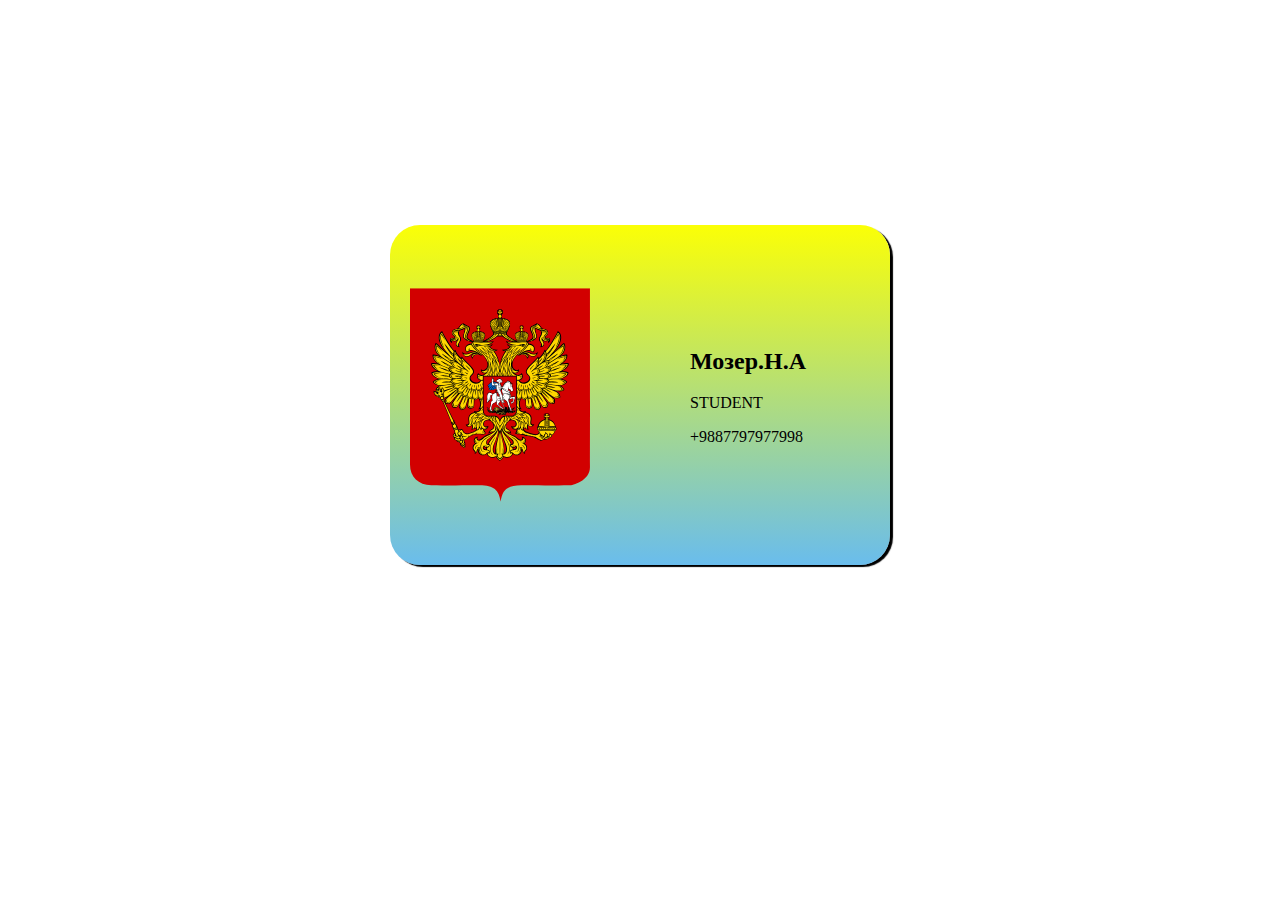
<file: sites/business_card_1/index.html>
<!DOCTYPE html>
<html lang="en">
<head>
    <link rel="stylesheet" href="style.css">
    <meta charset="UTF-8">
    <meta name="viewport" content="width=device-width, initial-scale=1.0">
    <title>MMM MMA</title>
</head>
<body>
    <div class="background-buisness-card">
        <div class="buisness-card-content">
            <img class="buisness-card-logo" width="180px" height="300" src="to.svg">
            <div class="buisness-card-text">
                <h2 class="background-card-title">Мозер.Н.А</h2>
                <p class="buisness-card-description">STUDENT</p>
                <p class="buisness-card-contact">+9887797977998</p>
            </div>
        </div>
    </div>
    <!-- <p class="text">Hello World</p>
    <span class="second-class">Simple text</span>
    <p class="text"><strong>Hello World</strong></p>
    <p class="text"><u>Hello World</u></p>
    <p class="text"><i>Hello World</i></p>
    <p class="second-class" id="ds">Hello World</p>
    <p><a href>Hello World</a></p> -->
</body>
</html>
</file>
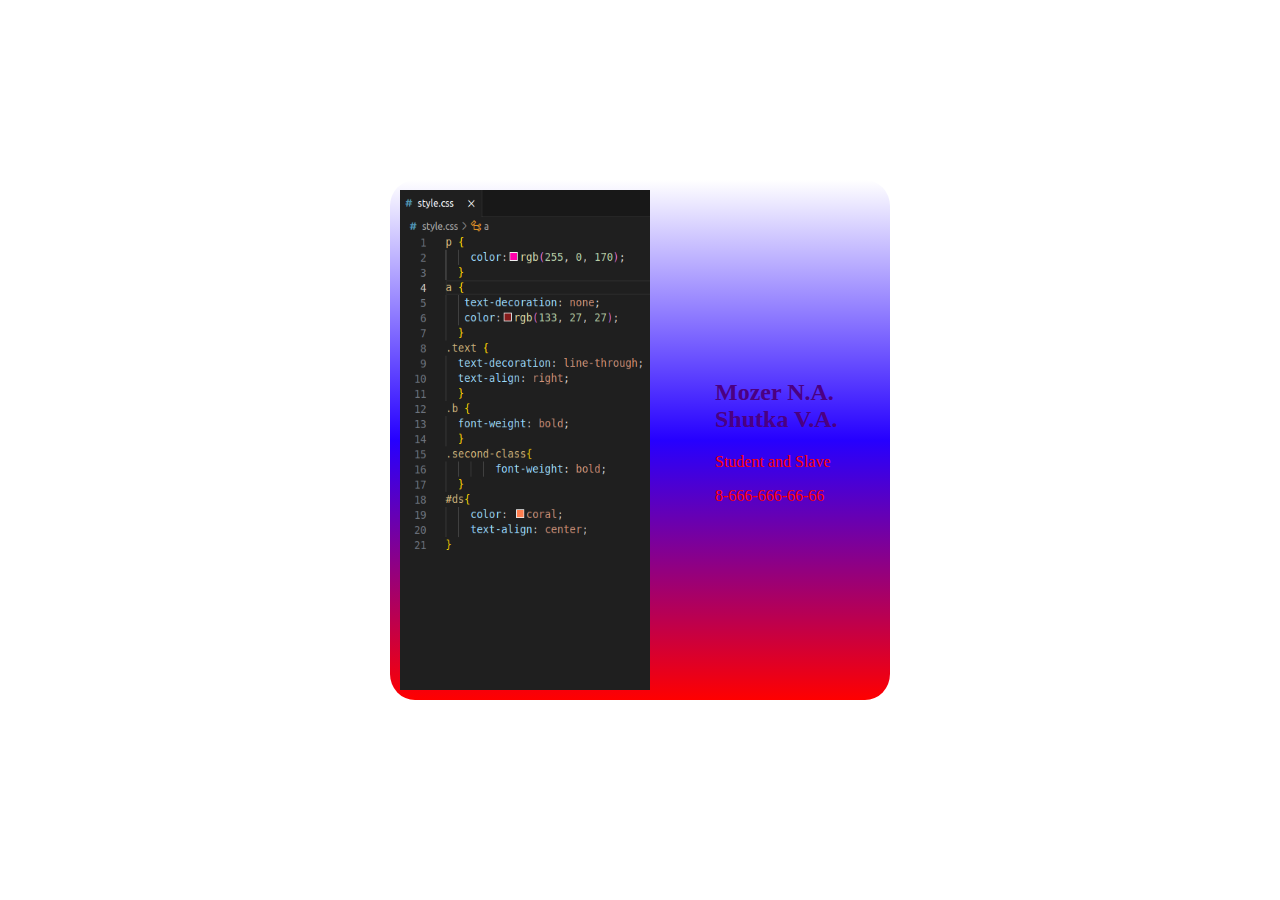
<file: sites/business_card_2/index.html>
<!DOCTYPE html>
<html lang="en">
<head>
    <link rel="stylesheet" href="style.css">
    <meta charset="UTF-8">
    <meta name="viewport" content="width=device-width, initial-scale=1.0">
    <title>MMM MMA</title>
</head>
<body>
    <div class="background-buisness-card">
        <div class="buisness-card-content">
            <img class="buisness-card-logo" width="250" height="500" src="programm.png">
            <div class="buisness-card-text">
                <h2 class="buisness-card-title">Mozer N.A. Shutka V.A.</h2>
                <p class="buisness-card-description">Student and Slave</p>
                <p class="buisness-card-phone">8-666-666-66-66</p>
            </div>
        </div>
    </div>
    <!-- <h1>Hello world</h1>
    <p class="text">Hello world
    <span class="second-class">Simple text</span>
    </p>
    <p class="text"><strong>Hello world</strong></p>
    <p class="text"><u>Hello world</u></p>
    <p class="text"><i>Hello world</i></p>
    <p class="second-class" id="ds">Hello world</p>
    <p><a href>Hello world</a></p> -->
</body>
</html>
</file>
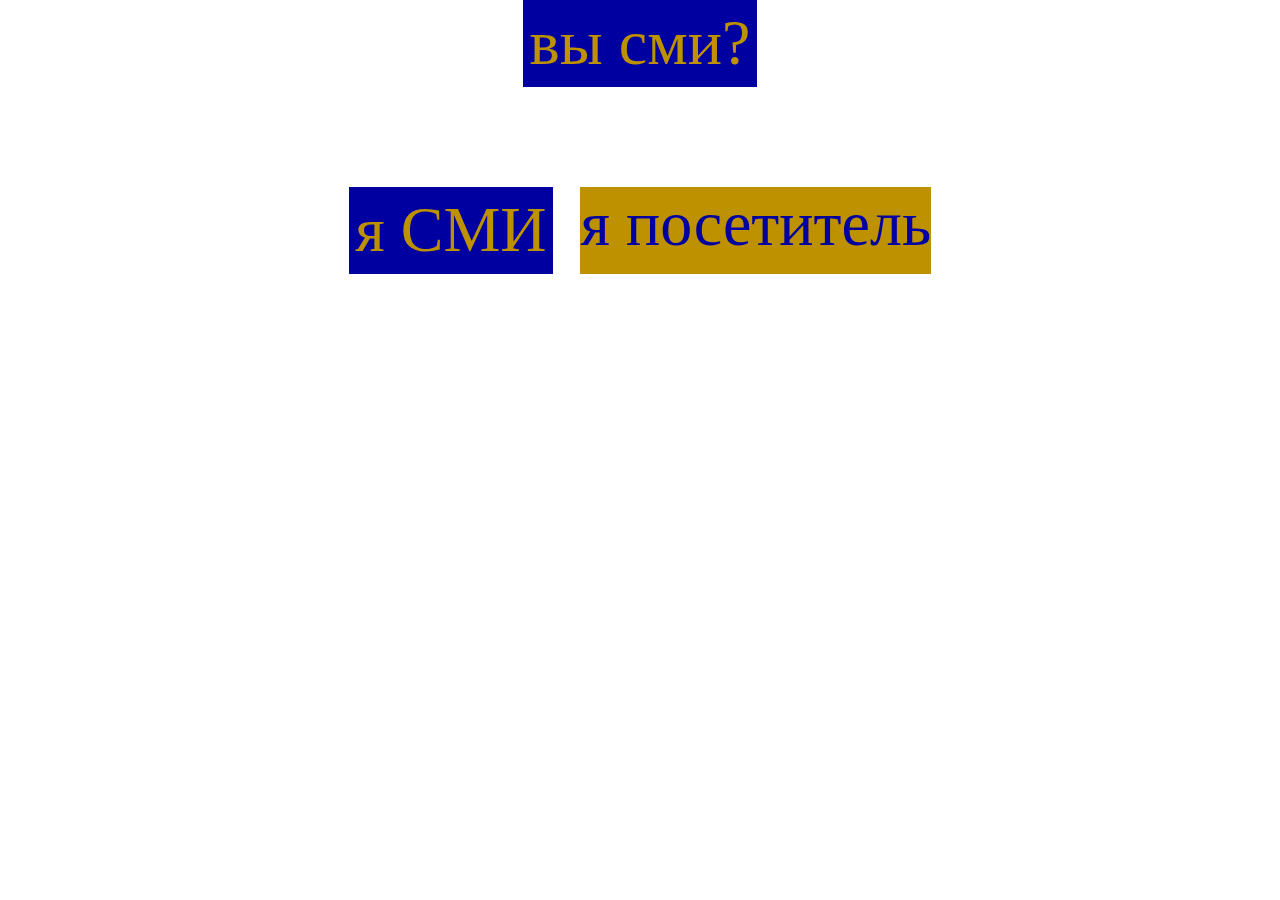
<file: sites/information_desk/index.html>
<!DOCTYPE html>
<html lang="en">

<head>
    <meta charset="UTF-8">
    <link rel="stylesheet" href="style.css">
    <meta name="viewport" content="width=device-width, initial-scale=1.0">
    <title>Волонтёр_1.0</title>
</head>

<body>
    <div class="cmi">вы сми?

    </div>
    <div class="vibor">
        
        <a class="cmi" target="_self"url="">я СМИ </a>
        <div class="help">help</div>
        <a class="posetitel"target="_self"url="">я посетитель</a>
    </div>
</body>

</html>
</file>
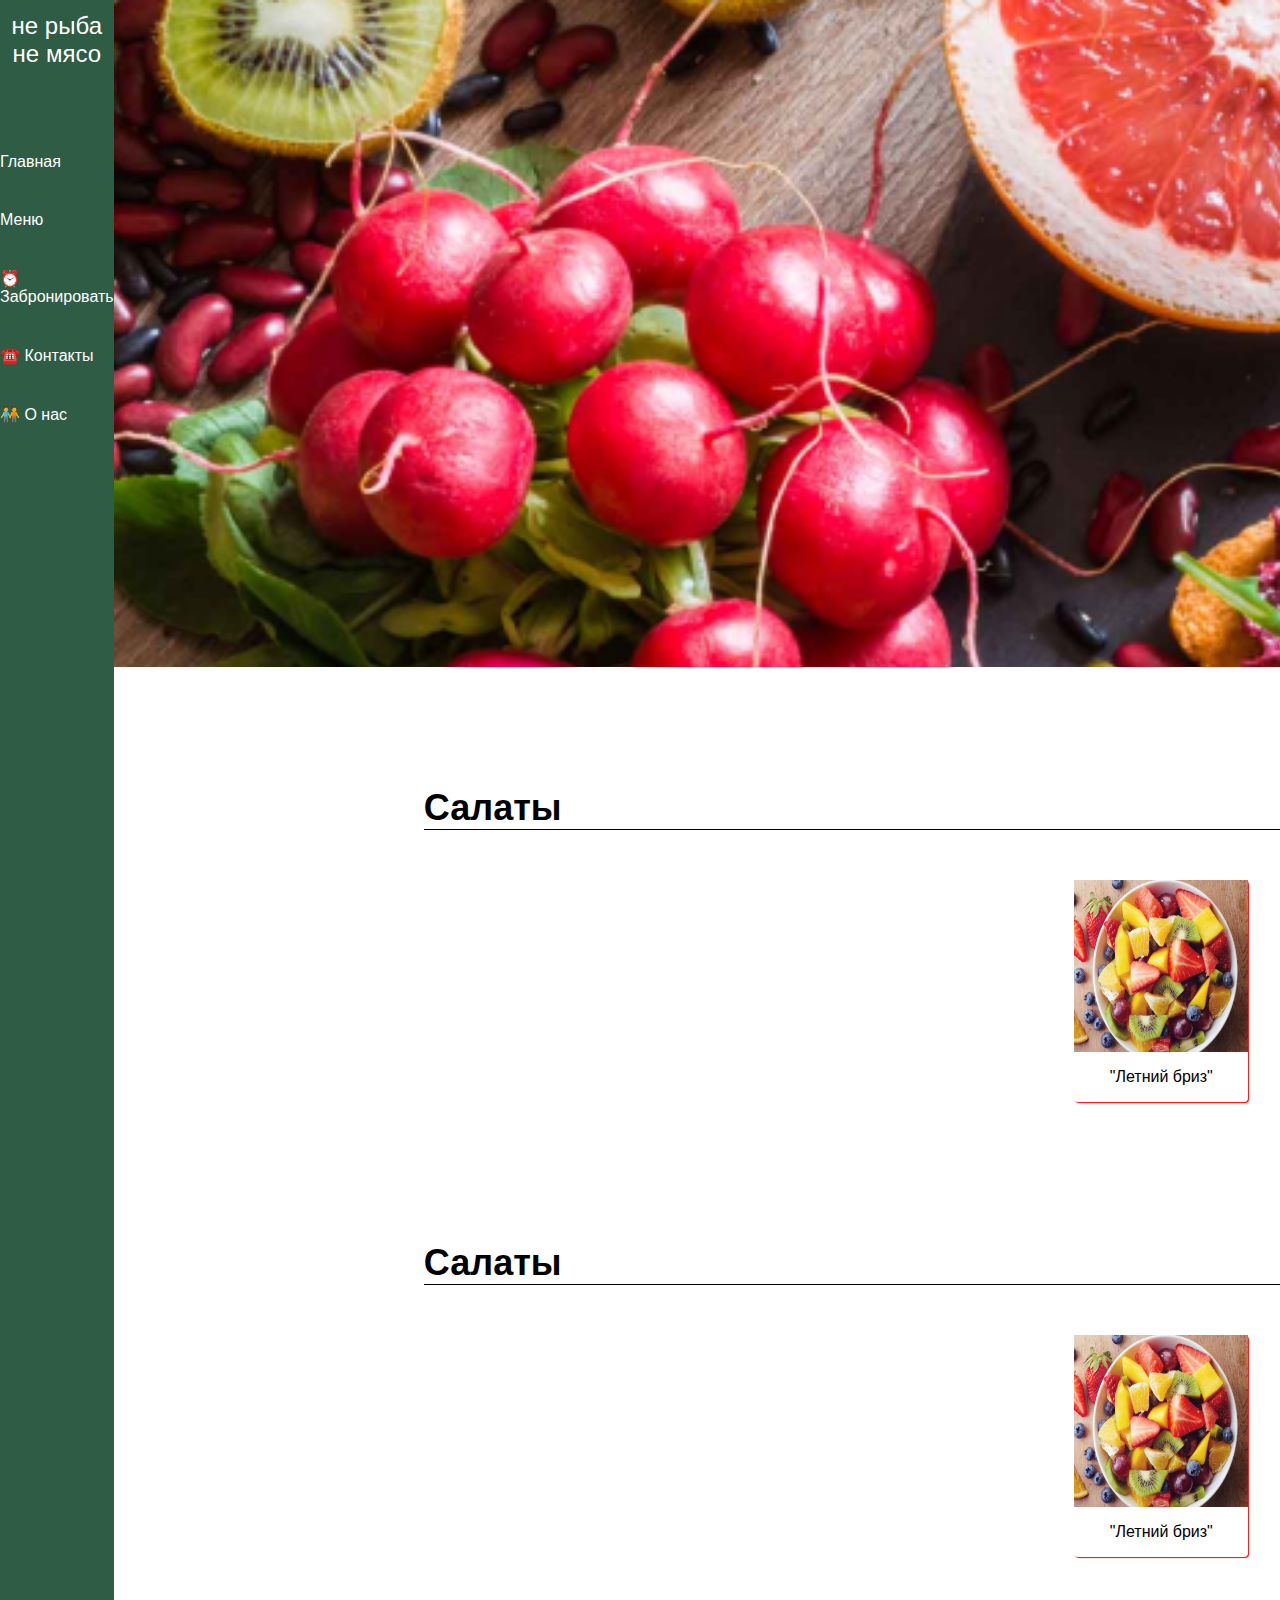
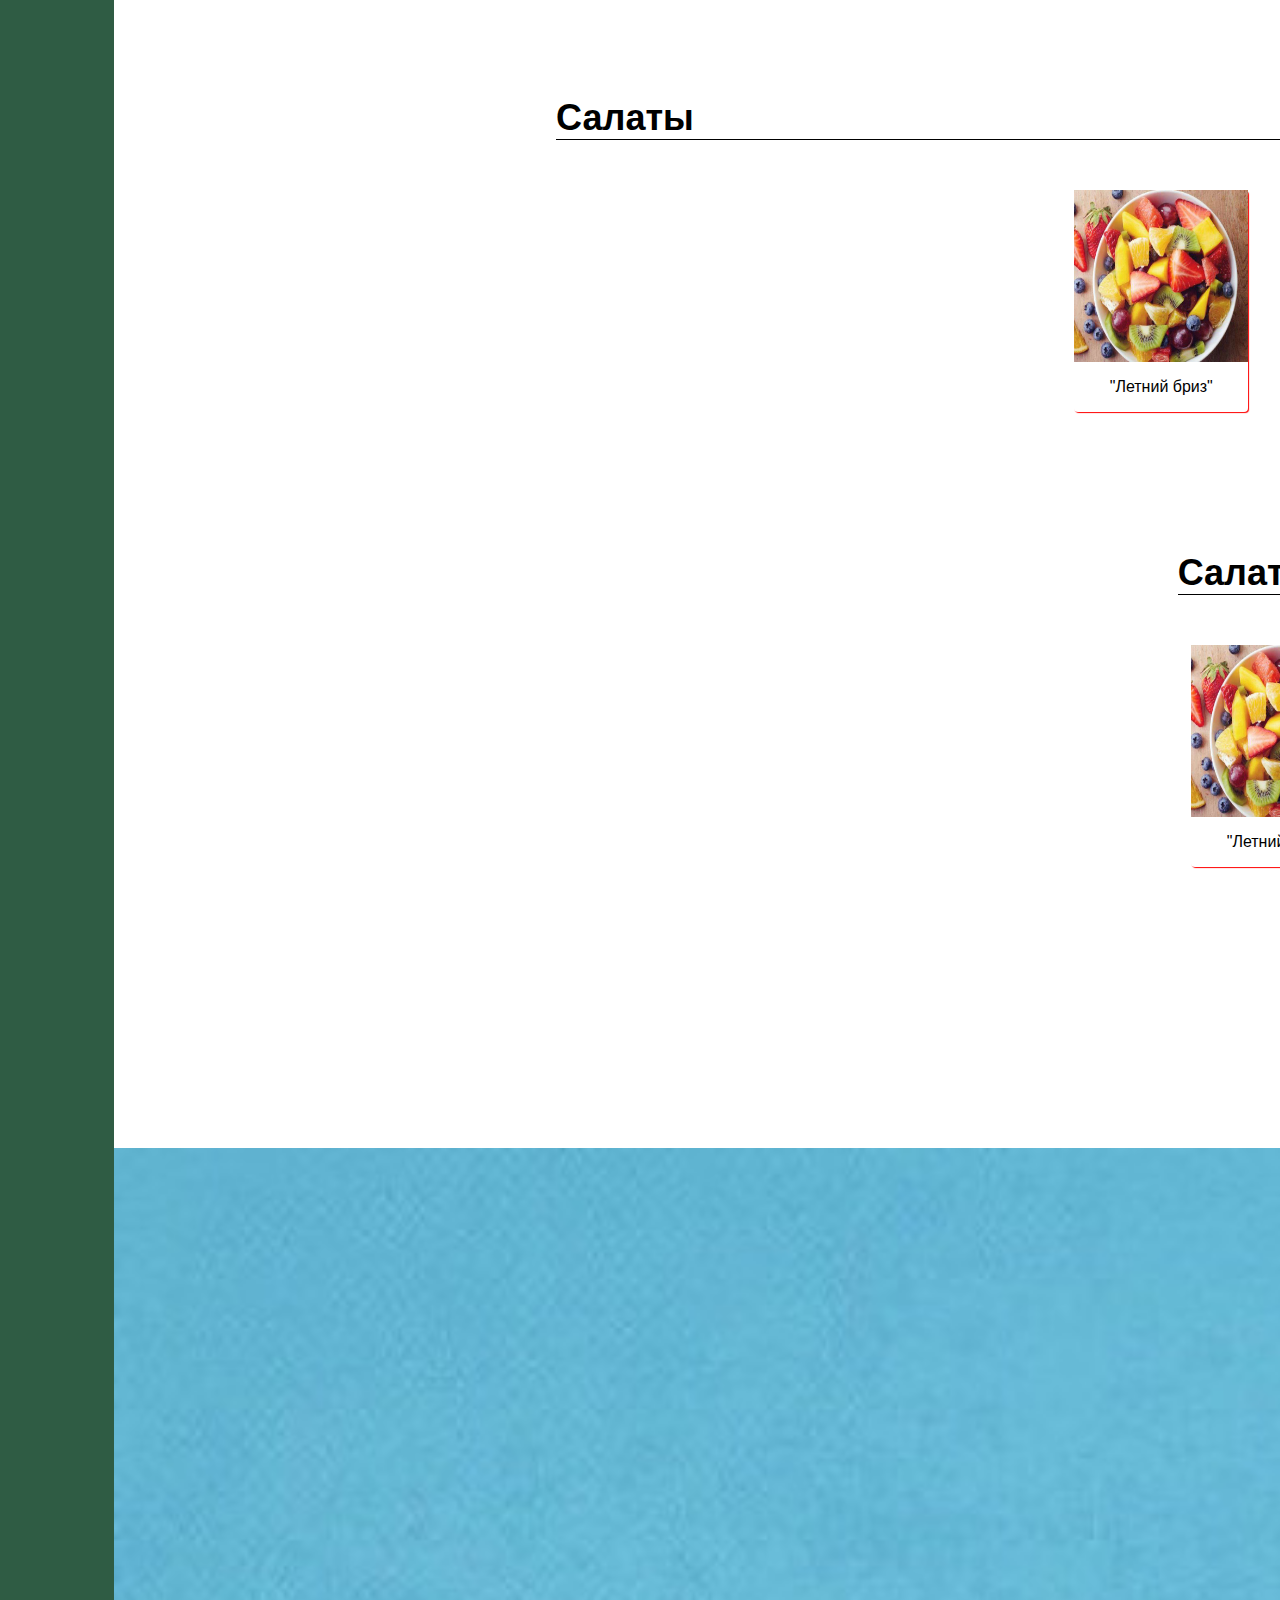
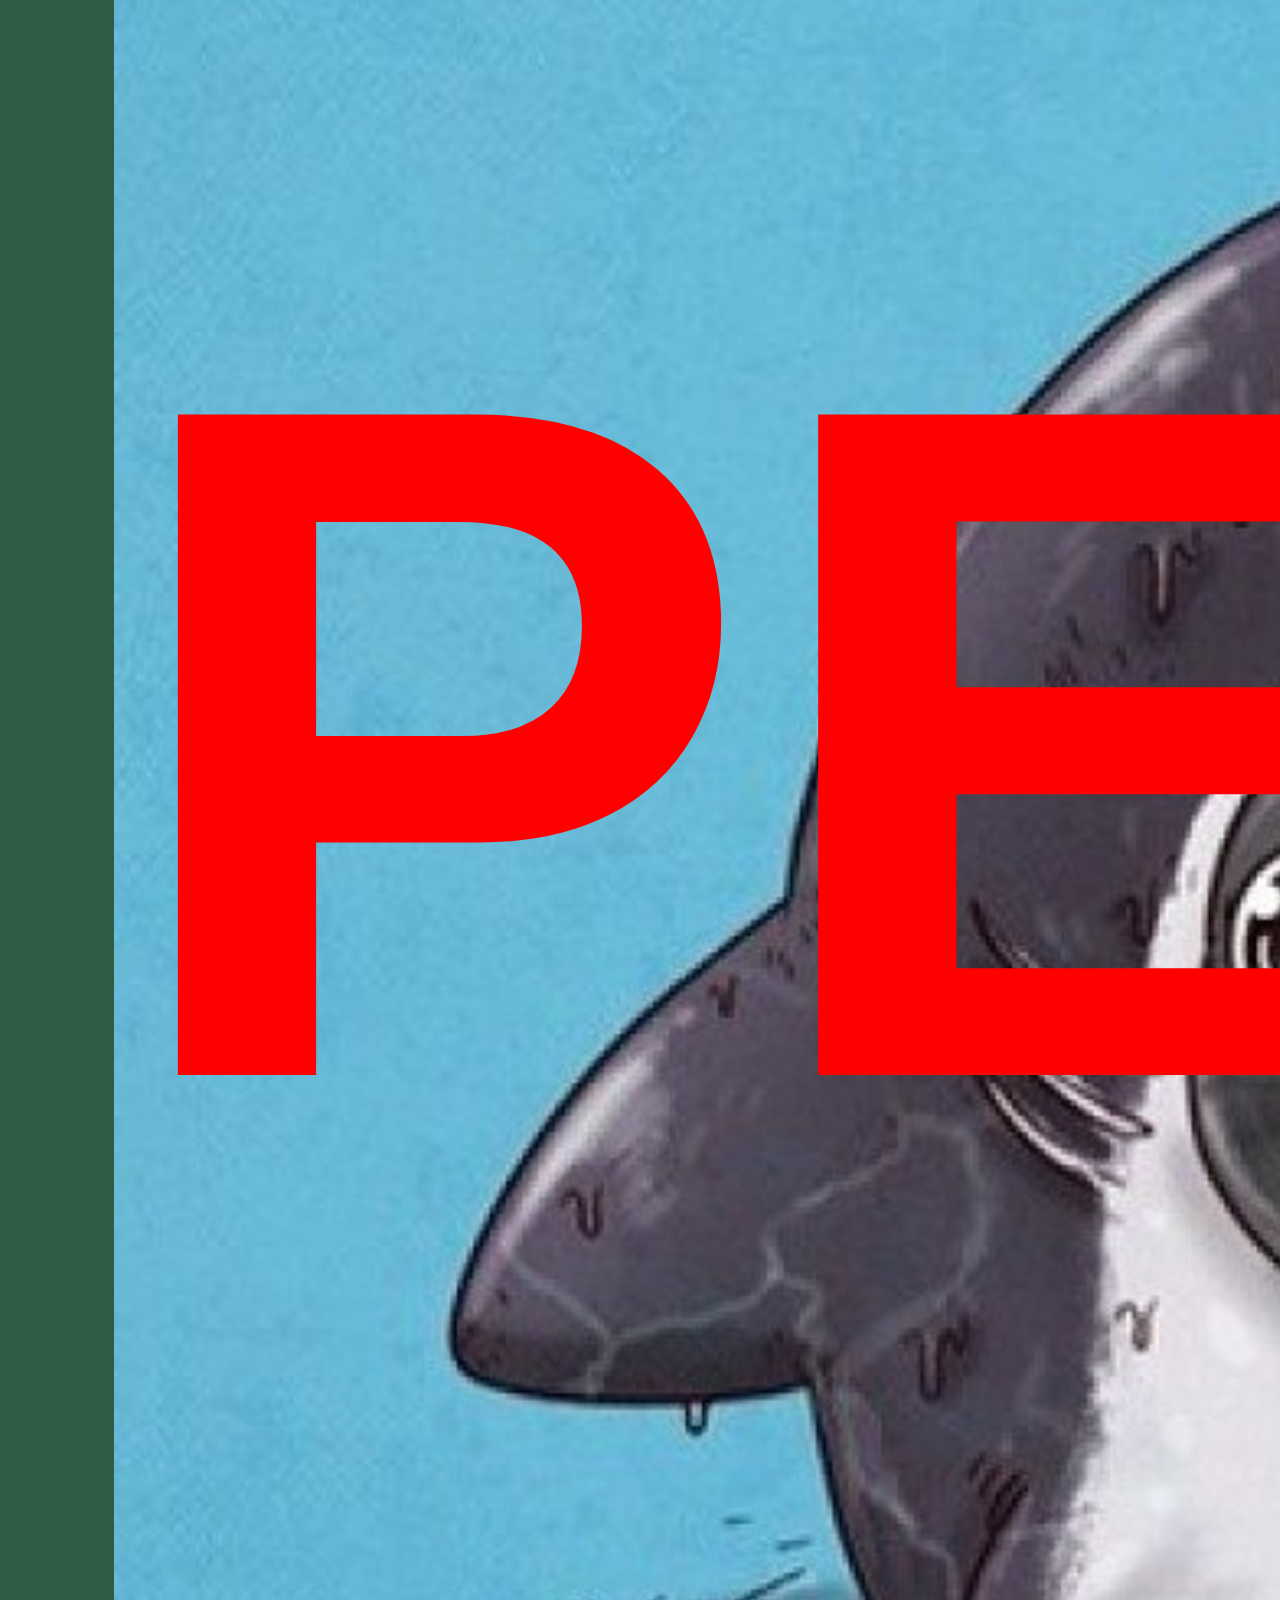
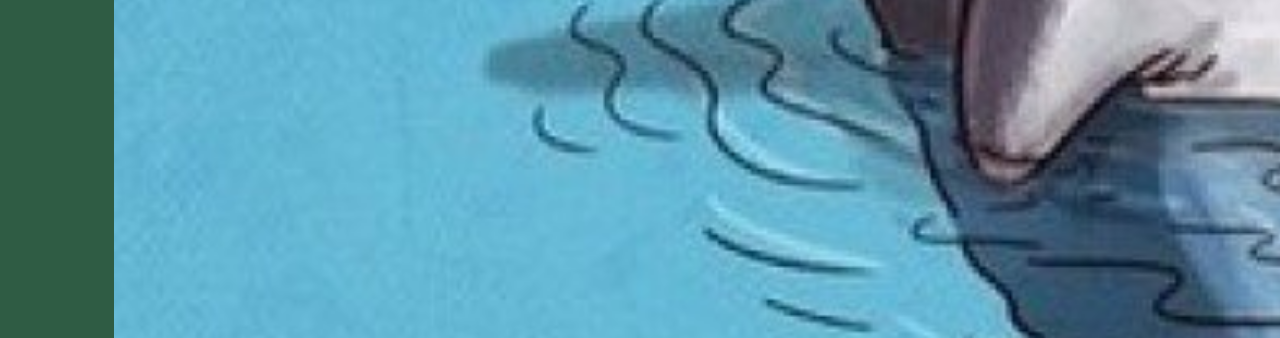
<file: sites/ne_riba_ne_myaso/index.html>
<!DOCTYPE html>
<html lang="en">
<head>
    <link rel="preconnect" href="https://fonts.googleapis.com">
    <link rel="preconnect" href="https://fonts.gstatic.com" crossorigin>
    <link href="https://fonts.googleapis.com/css2?family=Russo+One&display=swap" rel="stylesheet">
    <meta charset="UTF-8">
    <meta name="viewport" content="width=device-width, initial-scale=1.0">
    <title>ne_riba_ne_myaso</title>
    <link rel="stylesheet" href="style.css">
</head>
<body>
    <div class="container">
        <section class="intro"></section>
        <aside class="meinMenu">
            <div class="meinLogo">не рыба не мясо</div>
            <nav>
                <a class="meinMenuElement" href="#">Главная</a>
                <a class="meinMenuElement" href="#">Меню</a>
                <a class="meinMenuElement" href="#">⏰ Забронировать</a>
                <a class="meinMenuElement" href="#">☎️ Контакты</a>
                <a class="meinMenuElement" href="#">🧑‍🤝‍🧑 О нас</a>
            </nav>
        </aside>
        <section class="intro">
            <div class="introBackground">
                <h1>
                    <span class="introText1">V </span>
                <span class="introText2">E</span>
                <span class="introText3">G</span>
                <span class="introText4">A</span>
                <span class="introText5">N</span>
                </h1>
                <!-- <button class="introButton" >Узнать больше</button> -->
                <a href="https://clck.ru/36BwbR" class="btn">Узнать больше</a>
            </div>
        </section>
        <section class="menu" id="menu">
            <h1 class="menuTitle">Меню</h1>
            <div class="menuSelection">
                <h3 class="menuCharter">Салаты</h3>
                <div class="menuWrap">
                <div class="menuElement">
                    <img src="image/salat.jpg" alt=""width="174px" height="171.67px">
                    <div class="menuEllementName">
                        <p class="menutextcart">"Летний бриз"</p>
                    </div>
                <div class="menuEllementDescription">

                </div>
            </div>
            <div class="menuElement">
                <img src="image/salat.jpg" alt="" width="174px" height="171.67px">
                <div class="menuEllementName">
                    <p class="menutextcart">"Летний бриз"</p>
                </div>
                <div class="menuEllementDescription">
            
                </div>
            </div>
            <div class="menuElement">
                <img src="image/salat.jpg" alt="" width="174px" height="171.67px">
                <div class="menuEllementName">
                    <p class="menutextcart">"Летний бриз"</p>
                </div>
                <div class="menuEllementDescription">
            
                </div>
            </div>
            <div class="menuElement">
                <img src="image/salat.jpg" alt="" width="174px" height="171.67px">
                <div class="menuEllementName">
                    <p class="menutextcart">"Летний бриз"</p>
                </div>
                <div class="menuEllementDescription">
            
                </div>
            </div>
            <div class="menuElement">
                <img src="image/salat.jpg" alt="" width="174px" height="171.67px">
                <div class="menuEllementName">
                    <p class="menutextcart">"Летний бриз"</p>
                </div>
                <div class="menuEllementDescription">
            
                </div>
            </div>
            <div class="menuElement">
                <img src="image/salat.jpg" alt="" width="174px" height="171.67px">
                <div class="menuEllementName">
                    <p class="menutextcart">"Летний бриз"</p>
                </div>
                <div class="menuEllementDescription">
            
                </div>
            </div>
        
            <section class="menu" id="menu">
                <h1 class="menuTitle">Меню</h1>
                <div class="menuSelection">
                    <h3 class="menuCharter">Салаты</h3>
                    <div class="menuWrap">
                        <div class="menuElement">
                            <img src="image/salat.jpg" alt="" width="174px" height="171.67px">
                            <div class="menuEllementName">
                                <p class="menutextcart">"Летний бриз"</p>
                            </div>
                            <div class="menuEllementDescription">
            
                            </div>
                        </div>
                        <div class="menuElement">
                            <img src="image/salat.jpg" alt="" width="174px" height="171.67px">
                            <div class="menuEllementName">
                                <p class="menutextcart">"Летний бриз"</p>
                            </div>
                            <div class="menuEllementDescription">
            
                            </div>
                        </div>
                        <div class="menuElement">
                            <img src="image/salat.jpg" alt="" width="174px" height="171.67px">
                            <div class="menuEllementName">
                                <p class="menutextcart">"Летний бриз"</p>
                            </div>
                            <div class="menuEllementDescription">
            
                            </div>
                        </div>
                        <div class="menuElement">
                            <img src="image/salat.jpg" alt="" width="174px" height="171.67px">
                            <div class="menuEllementName">
                                <p class="menutextcart">"Летний бриз"</p>
                            </div>
                            <div class="menuEllementDescription">
            
                            </div>
                        </div>
                        <div class="menuElement">
                            <img src="image/salat.jpg" alt="" width="174px" height="171.67px">
                            <div class="menuEllementName">
                                <p class="menutextcart">"Летний бриз"</p>
                            </div>
                            <div class="menuEllementDescription">
            
                            </div>
                        </div>
                        <div class="menuElement">
                            <img src="image/salat.jpg" alt="" width="174px" height="171.67px">
                            <div class="menuEllementName">
                                <p class="menutextcart">"Летний бриз"</p>
                            </div>
                            <div class="menuEllementDescription">
            
                            </div>
                        </div>
                </div>
                <section class="menu" id="menu">
                    <h1 class="menuTitle">Меню</h1>
                    <div class="menuSelection">
                        <h3 class="menuCharter">Салаты</h3>
                        <!-- <hr> -->
                        <div class="menuWrap">
                            <div class="menuElement">
                              <img src="image/salat.jpg" alt="" width="174px" height="171.67px">
                                <div class="menuEllementName">
                                    <p class="menutextcart">"Летний бриз"</p>
                                </div>
                                <div class="menuEllementDescription">
            
                                </div>
                            </div>
                            <div class="menuElement">
                                <img src="image/salat.jpg" alt="" width="174px" height="171.67px">
                            <div class="menuEllementName">
                                <p class="menutextcart">"Летний бриз"</p>
                            </div>
                            <div class="menuEllementDescription">
            
                            </div>
                        </div>
                        <div class="menuElement">
                            <img src="image/salat.jpg" alt="" width="174px" height="171.67px">
                            <div class="menuEllementName">
                                <p class="menutextcart">"Летний бриз"</p>
                            </div>
                            <div class="menuEllementDescription">
            
                            </div>
                        </div>
                        <div class="menuElement">
                            <img src="image/salat.jpg" alt="" width="174px" height="171.67px">
                            <div class="menuEllementName">
                                <p class="menutextcart">"Летний бриз"</p>
                            </div>
                            <div class="menuEllementDescription">
            
                            </div>
                        </div>
                        <div class="menuElement">
                            <img src="image/salat.jpg" alt="" width="174px" height="171.67px">
                            <div class="menuEllementName">
                                <p class="menutextcart">"Летний бриз"</p>
                            </div>
                            <div class="menuEllementDescription">
            
                            </div>
                        </div>
                        <div class="menuElement">
                            <img src="image/salat.jpg" alt="" width="174px" height="171.67px">
                            <div class="menuEllementName">
                                <p class="menutextcart">"Летний бриз"</p>
                            </div>
                            <div class="menuEllementDescription">
            
                            </div>
                        </div>
                        <section class="menu" id="menu">
                            <h1 class="menuTitle">Меню</h1>
                            <div class="menuSelection">
                                <h3 class="menuCharter">Салаты</h3>
                                <!-- <hr> -->
                                <div class="menuWrap">
                                    <div class="menuElement">
                                        <img src="image/salat.jpg" alt="" width="174px" height="171.67px">
                                        <div class="menuEllementName">
                                            <p class="menutextcart">"Летний бриз"</p>
                                        </div>
                                        <div class="menuEllementDescription">
                        
                                        </div>
                                    </div>
                                    <div class="menuElement">
                                        <img src="image/salat.jpg" alt="" width="174px" height="171.67px">
                                        <div class="menuEllementName">
                                            <p class="menutextcart">"Летний бриз"</p>
                                        </div>
                                        <div class="menuEllementDescription">
                        
                                        </div>
                                    </div>
                                    <div class="menuElement">
                                        <img src="image/salat.jpg" alt="" width="174px" height="171.67px">
                                        <div class="menuEllementName">
                                            <p class="menutextcart">"Летний бриз"</p>
                                        </div>
                                        <div class="menuEllementDescription">
                        
                                        </div>
                                    </div>
                                    <div class="menuElement">
                                        <img src="image/salat.jpg" alt="" width="174px" height="171.67px">
                                        <div class="menuEllementName">
                                            <p class="menutextcart">"Летний бриз"</p>
                                        </div>
                                        <div class="menuEllementDescription">
                        
                                        </div>
                                    </div>
                                    <div class="menuElement">
                                        <img src="image/salat.jpg" alt="" width="174px" height="171.67px">
                                        <div class="menuEllementName">
                                            <p class="menutextcart">"Летний бриз"</p>
                                        </div>
                                        <div class="menuEllementDescription">
                        
                                        </div>
                                    </div>
                                    <div class="menuElement">
                                        <img src="image/salat.jpg" alt="" width="174px" height="171.67px">
                                        <div class="menuEllementName">
                                            <p class="menutextcart">"Летний бриз"</p>
                                        </div>
                                        <div class="menuEllementDescription">
                        
                                        </div>
                                    </div>
                                    
        </section>
        <section>
            <div class="zakaziga">
                <div class="zakaBg">
                    <div class="text-zakaziga">
                        <h1>РЕЗНЯ</h1>
                        <p></p>
                    </div>
                </div>
            </div>
        </section>
    </div>
</body>
</html>
</file>
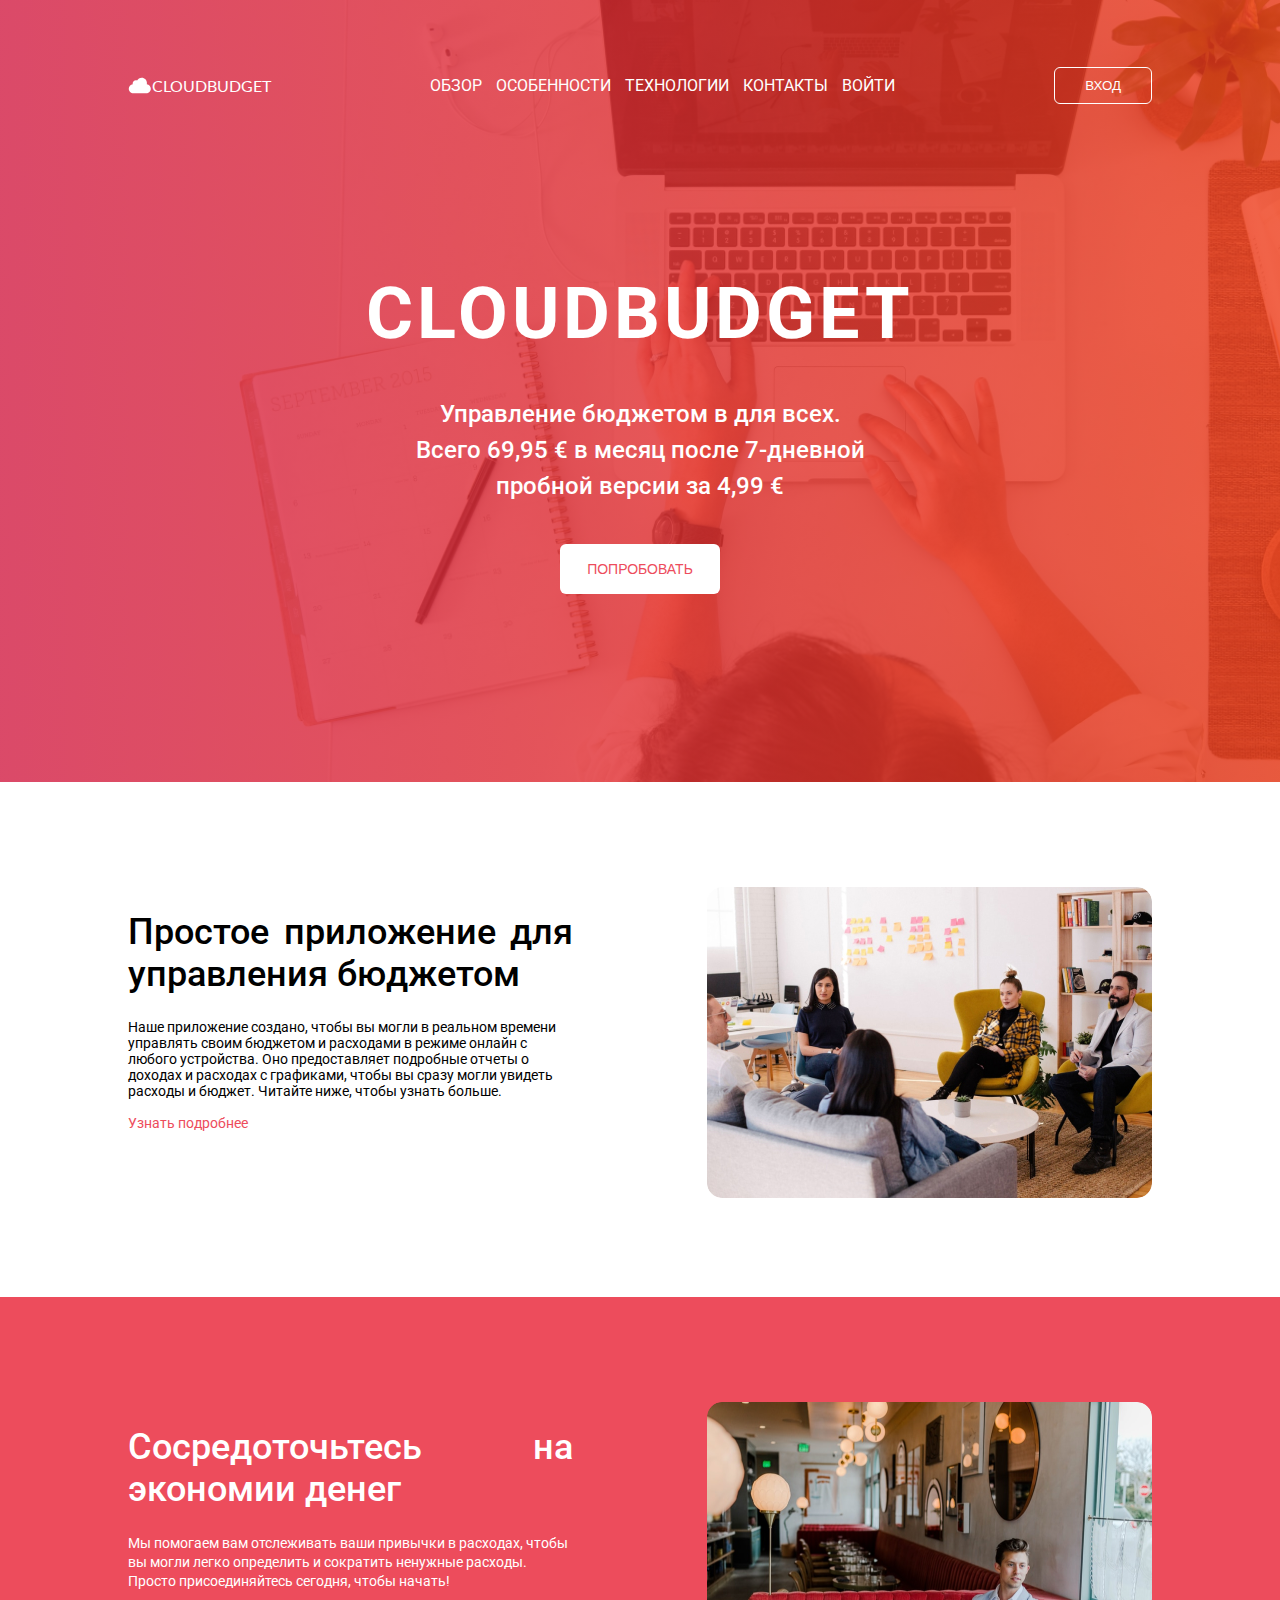
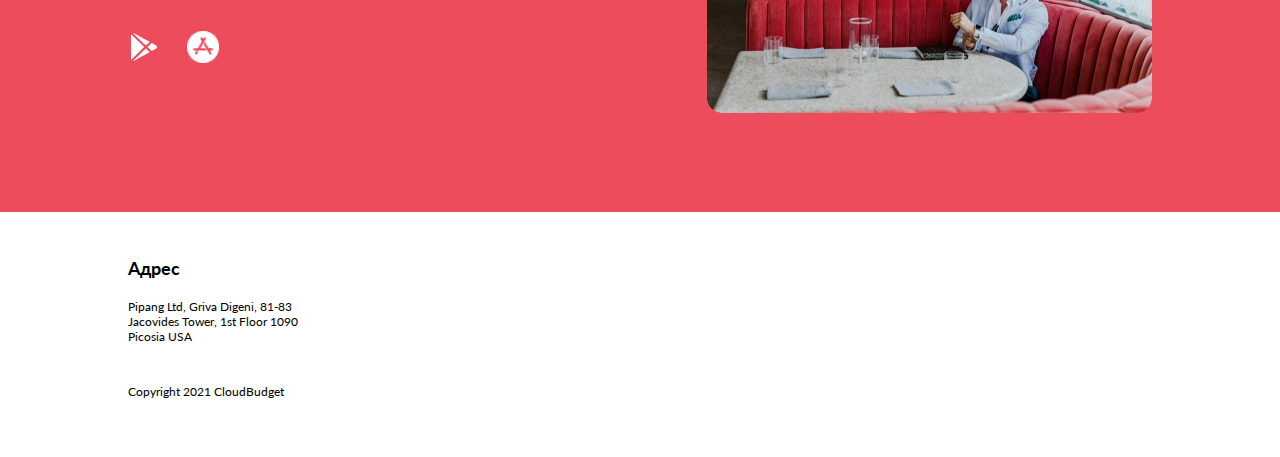
<file: sites/Site/index.html>
<!DOCTYPE html>
<html lang="en">
  <head title="Help">
    <link rel="stylesheet" href="style.css" />
    
    <meta charset="UTF-8" />
    <meta name="viewport" content="width=device-width, initial-scale=1.0" />
    <title>Cloudbudget</title>
  </head>
  <body>
    <header>
      <div class="headerInner">
        <div class="headerBackground">
        <div class="container">
          <div class="headerContent">
            <div class="headerLogo">
              <img src="image/Vector.svg" alt="Logo" width="24px" height="17px"/>
              <p class="headerLogoText">Cloudbudget</p>
            </div>
            <nav>
              <a class="navElement" href="#">Обзор</a>
              <a class="navElement" href="#">Особенности</a>
              <a class="navElement" href="#">Технологии</a>
              <a class="navElement" href="#">Контакты</a>
              <a class="navElement" href="#">Войти</a>
            </nav>
            <button class="headerAuthbutton">Вход</button>
          </div>
          <div class="intro">
            <div class="introTitle">Cloudbudget</div>
            <div class="introText" title="Fisting ass 300$">Управление бюджетом в для всех. <br>

Всего 69,95 € в месяц после 7-дневной 
пробной версии за 4,99 €</div>

            <button class="introBtn">ПОПРОБОВАТЬ</button>
          </div>
        </div>
        </div>
      </div>
    </header>
    <section class="app">
      <div class="container">
        <div class="appContent">
          <div class="appContentLeft">
            <h1 class="appContentTitle">Простое приложение для управления бюджетом</h1>
            <p class="appContentText">Наше приложение создано, чтобы вы могли в реальном времени управлять своим бюджетом и расходами в режиме онлайн с любого устройства. Оно предоставляет подробные отчеты о доходах и расходах с графиками, чтобы вы сразу могли увидеть расходы и бюджет. Читайте ниже, чтобы узнать больше.</p>
            <a class="appContentMore" href="#">Узнать подробнее</a>
          </div>
          <div class="appContentRight">
            <img  class="appContentImg" src="image/app.jpg" alt="zal" width="445px" height="311px">
          </div>
        </div>
      </div>
    </section>
    <section class="tips">
      <div class="container">
        <div class="tipsContent">
          <div class="tipsContentLeft">
            <h1 class="tipsContentTitle">Сосредоточьтесь на экономии денег</h1>
            <p class="tipsContentText">Мы помогаем вам отслеживать ваши привычки в расходах, чтобы вы могли легко определить и сократить ненужные расходы. Просто присоединяйтесь сегодня, чтобы начать!</p>
            <div class="tipsContentDownload">
            <a class="tipsContentGooglePlay" href="#"><img src="./image/googleplay.png" alt="" width="32px" height="32px"></a>
            <a class="tipsContentAppstore" href="#"><img src="./image/appstore.png" alt="" width="32px" height="32px"></a>
            </div>
          </div>
          <div class="tipsContentRight">
            <img  class="tipsContentImg" src="image/tipscontent.png" alt="zal" width="445px" height="311px">
          </div>
        </div>
      </div>
    </section>
    <footer>
        <div class="container">
            <div class="footerContent">
                <div class="footerAddressTitle">Адрес</div>
                <div class="footerAddressText">Pipang Ltd, Griva Digeni,
81-83 Jacovides Tower, 1st Floor
1090 Picosia USA</div>
                <div class="footerCopyright">Copyright 2021 CloudBudget</div>
            </div>
        </div>
    </footer>
  </body>
</html>
</file>
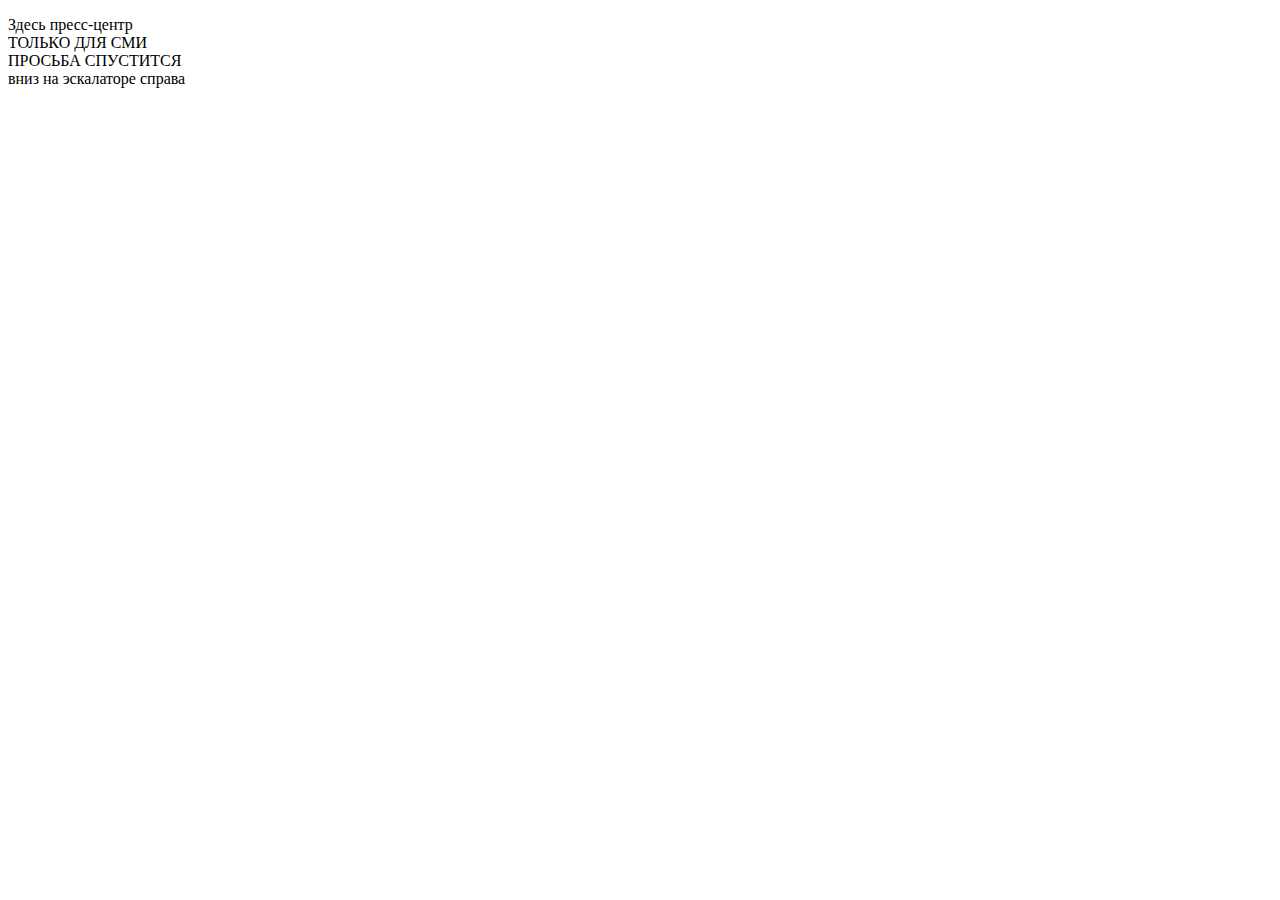
<file: sites/information_desk/index1.html>
<!DOCTYPE html>
<html lang="en">
<head>
    <meta charset="UTF-8">
    <meta name="viewport" content="width=device-width, initial-scale=1.0">
    <title>Я посетитель</title>
</head>
<body>
    <p>Здесь пресс-центр<br>ТОЛЬКО ДЛЯ СМИ<br>ПРОСЬБА СПУСТИТСЯ<br>вниз на эскалаторе справа</p>
</body>
</html>
</file>
<file: sites/business_card_1/style.css>
body {
    color: rgb(0, 0, 0);
    margin: 0;
    padding: 0;
}
.test {
     text-decoration: line-through;
     text-align: right;
}
.second-class {
    font-weight: bold;
}
#ds {
    color: chocolate;
    text-align: center;
}
.heading {
      text-align: center;
}
.background-buisness-card {
    width: 500px;
    background: linear-gradient(#fbff06,  #1296e2a1);
    margin: 25vh auto;
    border-radius: 30px;
    box-shadow: 3px 2px 1px rgb(0, 0, 0);
}
.buisness-card-content {
   display:flex; 
   align-items: center;
}
.buisness-card-text {
    margin-left: 80px;
}
.buisness-card-logo {
    /* border-radius: 100%; */
    padding: 20px;
}
</file>
<file: sites/business_card_2/style.css>
body{
  color:indigo;
}
p {
    color:rgb(255, 0, 0);
  }
/* a { 
   text-decoration: none;
   color:rgb(133, 27, 27);
  }
.text {
  text-decoration: line-through;
  text-align: right;
  }
.b {
  font-weight: bold;
  }
.second-class{
        font-weight: bold;
  }
#ds{
    color: coral;
    text-align: center;
  } */

.background-buisness-card{
  width: 500px;
  background:linear-gradient(#ffffff ,#2600ff ,#ff0000);
  border-radius: 5%;
  margin: 20vh auto;
}
.buisness-card-content{
  display: flex;
  align-items:center;
}
.buisness-card-text{
  margin-left: 55px;
}
.buisness-card-logo{
padding: 10px;;
}
</file>
<file: sites/information_desk/style.css>
body {
    color:rgb(189, 145, 0);
    margin: 0;
    padding: 0;
    /* background-color: rgb(0, 0, 161); */
    
    display: flex;
    justify-content: center;
    flex-direction: column;
    align-items: center;
    height: 100%;
    width: 100%;
    align-content: center;
}
.cmi{
    background-color: rgb(0, 0, 161);
    width: max-content;
    height: max-content;
    text-align: center;
    padding: 0.1em;
    color:rgb(189, 145, 0);
    font-size: 4em;
}
.posetitel{
    background-color: rgb(189, 145, 0);
    color:rgb(0, 0, 161);
    font-size: 4em;
}
.vibor{
    margin-top: 100px;
    display:flex;
}
.help{
    color: white;
}
</file>
<file: sites/ne_riba_ne_myaso/style.css>
body{
    margin: 0;
    padding: 0;
    font-family: "inter",sans-serif;
}
a {
    text-decoration: none;
    color: white;
}
.container{display: grid;
    grid-template-rows: repeat(1,1fr);
    grid-template-columns: 0.2fr 1fr;
    height: 100vh;
}
.meinMenu {
    background-color: #2F5C44;
    grid-column-start: 1;
    grid-column-end: 2;
    grid-row-start: 1;
    grid-row-end: 3;
}
.intro{
    
    grid-column-start: 2;
    grid-column-end: 3;
    grid-row-start: 1;
    grid-row-end: 2;
    background-image: url(image/kartinka.png);
    background-size: cover;
    background-repeat: no-repeat;
    height: 667px;
    display: flex;
    flex-direction: column;
    justify-content: center;
    align-items: center;
}
.introBackground{
background-color: black;
}

.introText1:first-child{
    color: #FF0000;
    font-style: italic;
    font-size: 60px;
}
.introText2 {
    color: #FAFF00;
    font-style: italic;
    font-size: 55px;
}
.introText3 {
    color: #05FF00;
    font-style: italic;
    font-size: 50px;
}
.introText4 {
    color: #0E7BFB;
    font-style: italic;
    font-size: 45px;
}
.introText5 {
    color: #D702FA;
    font-style: italic;
    font-size: 40px;
}
.btn{
padding: 5px;
background-color: chartreuse;
color: black;
}

nav{
    display: flex;
    flex-direction: column;
    /* margin-left: 20px; */
    

}
.meinLogo{
    color: white;   
    text-align: center;
    margin-top: 12px;
    margin-bottom: 65px;
    font-size: 24px;
    
}
.meinMenuElement{
    padding: 20px 0 20px 0;
    text-transform: .5s;
    display: flex;
}
.meinMenuElement:first-child{
    background-color:#2F5C44
}
.meinMenuElement:hover{
    background-color:#05FF00;
}
.menu {
    display: flex;
    flex-direction: column;
}
.menuTitle{
    display: flex;
    font-size: 36px;
    justify-content: center;
    align-items: center;
}
.menuElement{
    border-radius: 4px;
    box-shadow: 1px 1px 1px #FF0000;
    margin: 20px 30px;
    border-radius: 4px;
    transition: .3s;
    display: flex;
    flex-direction: column;
    align-items: center;
}
.menuCharter{
    font-size: 36px;
    font-weight: 600;
    margin: 30px auto;
    width: 90%;
    border-bottom: 1px solid;
}
.menuSelection{
    width: 90%;
    margin: 0 auto;
}

.menuWrap{
    margin: 0 auto;
    display: flex;
    width: 100%;
    flex-wrap: wrap;
    justify-content: center;
}
.menutextcartХ{

}
.zakaziga{
    background-image: url(image/milahi.jpg);
    background-size: cover;
    background-repeat: no-repeat;
    
}
.text-zakaziga{
    color: red;
    display: flex;
    font-size: 480px;
    justify-content: center;
    align-items: center;
}
</file>
<file: sites/Site/style.css>
@import url('https://fonts.googleapis.com/css2?family=Lato:wght@700&display=swap');
@import url('https://fonts.googleapis.com/css2?family=Lato:wght@700&family=Roboto:wght@500&display=swap');

body{
    margin: 0;
    padding: 0;
    font-family: 'Roboto', sans-serif;
}

a{
    text-decoration: none;
}
.container{
    max-width: 1024px;
    width: 100%;
    margin: 0 auto;
}
/* HEADER */
.headerLogo{
    display: flex;
    align-items: center;
}


.headerContent {
    flex-direction: row;
    justify-content: space-between;
    align-items: center;
    display: flex;
    padding-top: 60px;
    
}

.navElement {
    margin-right: 10px;
    text-transform: uppercase;
    color:white;
    transition: 0.7s;
}

.navElement:last-child { 
    margin-right: 0;

}
 
.navElement:hover {
    color: black;
}

.headerInner {
    background-size: cover;
    height: 782px;
    background-image: url(./image/intro_bg.jpg);
}

.headerLogoText {
    color: rgb(255, 255, 255);
    text-transform: uppercase;
    font-family: 'Lato', sans-serif;
}

.headerBackground {
    background: linear-gradient(to right, #D52047CC, #EE3D1BCC);
    height: 782px;
}

.headerAuthbutton {
    color: white;
    text-transform: uppercase;
    background: none;
    border: 1.5px solid white ;
    padding: 10px 30px;
    border-radius: 6px;
    cursor: pointer;
}

.headerAuthbutton:hover{
    color: red;
    border: 2px solid red;
    
}
/* INTRO */

.intro {
    margin-top: 160px;
    display: flex;
    flex-direction: column;
    justify-content: center;
    color: white;
    text-align: center;
    width: 540px;
    margin-right: auto;
    margin-left: auto;
    align-items: center;
}

.introTitle {
    text-transform: uppercase;
    font-size: 72px;
    font-family: 'Roboto', sans-serif;
    font-weight: 700;
    margin-bottom: 40px;
    letter-spacing: 4px;
}

.introText{
    font-size: 24px;
    font-weight: 500;
    line-height: 36px;
    margin-bottom: 40px;
}

.introBtn {
    font-size: 14px;
    font-weight: 400;
    line-height: 16px;
    width: 160px;
    height: 50px;
    background-color: white;
    color: #ED4C5C;
    border: none;
    border-radius: 6px;
    transition: 2s;
    cursor: pointer;
}

.introBtn:hover{
    background-color: red;
    color:white;
}

/* SECTION APP */

.app {

}

.appContent {
    display: flex;
    flex-direction: row;
    justify-content: space-between;
    padding-top: 105px;
    padding-bottom: 95px;
}

.appContentLeft {
    width: 445px;
    height: 263px;
}

.appContentImg {
    border-radius: 15px;
}

.appContentTitle {
    font-weight: 500;
    font-size: 36px;
    
    text-align: justify;
}

.appContentText {
    font-weight: 400;
    font-family: 'roboto', sans-serif;
    font-size: 14px;

}

.appContentMore {
    color: #ED4C5C;
    font-weight: 400;
    font-size: 14px;
}

/* TIPS */

.tips {
    background-color: #ED4C5C;
}

.tipsContent {
    display: flex;
    flex-direction: row;
    justify-content: space-between;
    padding-top: 105px;
    padding-bottom: 95px;
}

.tipsContentLeft {
    width: 445px;
    height: 263px;
}

.tipsContentImg {
    border-radius: 15px;
}

.tipsContentTitle {
    font-weight: 500;
    font-size: 36px;
    color: white;
    text-align: justify;
    
}

.tipsContentText {
    font-weight: 400;
    font-family: 'Roboto', sans-serif;
    font-size: 14px;
    line-height: 19px;
    color: white;
}

.tipsContentDownload {
    margin-top: 40px;
}

.tipsContentGooglePlay {
    margin-right: 23px;
}

/* FOOTER */

footer{
    height: 245px;
}

.footerContent {
    width: 175px;
    padding-top: 45px;
    margin-bottom: 45px;
    font-family: 'Lato', sans-serif;
}

.footerAddressTitle {
    font-size: 18px;
    font-weight: 700;
    margin-bottom: 20px;
}
.footerAddressText{
    font-size: 12px;
    font-weight: 400;
}

.footerCopyright{
    font-size: 12px;
    font-weight: 400;
    margin-top: 40px;
}
</file>
